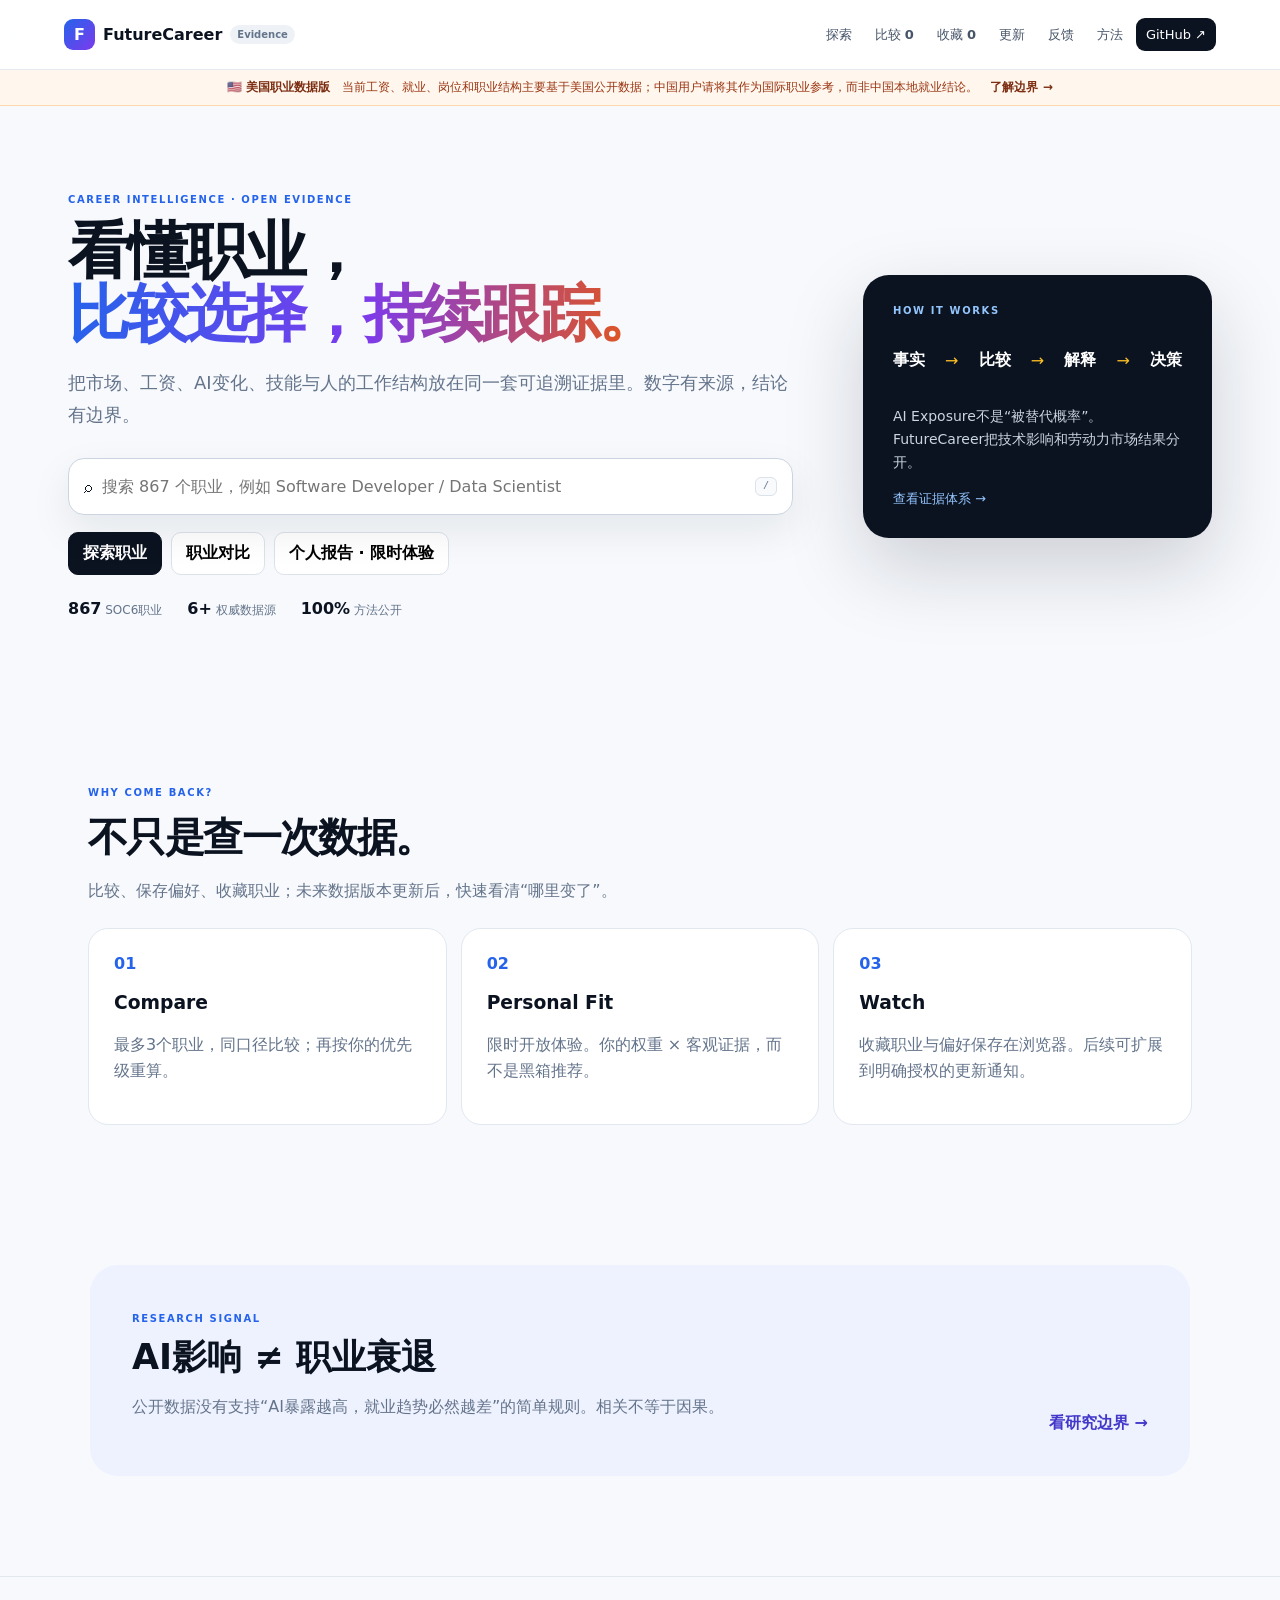
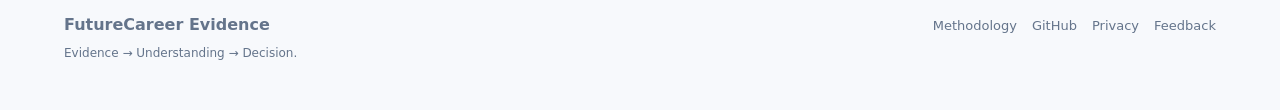
<file: web/index.html>
<!doctype html><html lang="zh-CN"><head>
<meta charset="utf-8"><meta name="viewport" content="width=device-width,initial-scale=1">
<meta name="description" content="FutureCareer Evidence — 用公开数据，看懂、比较、个性化分析和持续跟踪AI时代的职业。">
<meta name="theme-color" content="#0b1220"><title>FutureCareer Evidence</title>
<link rel="stylesheet" href="style.css"><script src="config.js"></script><script defer src="analytics.js"></script></head><body>
<div id="toast" class="toast hidden"></div>
<header>
<a class="logo" href="#home"><span class="mark">F</span><span>FutureCareer</span><small>Evidence</small></a>
<nav><a href="#home">探索</a><button onclick="openCompare()">比较 <b id="compareCount">0</b></button><button onclick="openSaved()">收藏 <b id="savedCount">0</b></button><button onclick="openUpdates()">更新</button><button onclick="openFeedback()">反馈</button><a href="methodology.html">方法</a><a class="github" href="https://github.com/zlznzyq/futurecareer-evidence" target="_blank">GitHub ↗</a></nav>
</header>
<div class="scopeBar"><b>🇺🇸 美国职业数据版</b><span>当前工资、就业、岗位和职业结构主要基于美国公开数据；中国用户请将其作为国际职业参考，而非中国本地就业结论。</span><a href="methodology.html#scope">了解边界 →</a></div><main id="home">
<section class="hero">
<div class="heroCopy"><div class="eyebrow">CAREER INTELLIGENCE · OPEN EVIDENCE</div>
<h1>看懂职业，<br><em>比较选择，持续跟踪。</em></h1>
<p>把市场、工资、AI变化、技能与人的工作结构放在同一套可追溯证据里。数字有来源，结论有边界。</p>
<div class="search"><span>⌕</span><input id="search" placeholder="搜索 867 个职业，例如 Software Developer / Data Scientist"><kbd>/</kbd><div id="suggestions"></div></div>
<div class="heroActions"><button class="primary" onclick="focusSearch()">探索职业</button><button onclick="openCompare()">职业对比</button><button onclick="openFit()">个人报告 · 限时体验</button></div>
<div class="proof"><span><b>867</b> SOC6职业</span><span><b>6+</b> 权威数据源</span><span><b>100%</b> 方法公开</span></div>
</div>
<div class="heroCard"><div class="eyebrow light">HOW IT WORKS</div><div class="flow"><b>事实</b><i>→</i><b>比较</b><i>→</i><b>解释</b><i>→</i><b>决策</b></div>
<p>AI Exposure不是“被替代概率”。FutureCareer把技术影响和劳动力市场结果分开。</p><a href="methodology.html">查看证据体系 →</a></div>
</section>

<section id="detail" class="hidden"></section>

<section class="valueSection"><div class="sectionHead"><span>WHY COME BACK?</span><h2>不只是查一次数据。</h2><p>比较、保存偏好、收藏职业；未来数据版本更新后，快速看清“哪里变了”。</p></div>
<div class="valueGrid"><article><b>01</b><h3>Compare</h3><p>最多3个职业，同口径比较；再按你的优先级重算。</p></article>
<article><b>02</b><h3>Personal Fit</h3><p>限时开放体验。你的权重 × 客观证据，而不是黑箱推荐。</p></article>
<article><b>03</b><h3>Watch</h3><p>收藏职业与偏好保存在浏览器。后续可扩展到明确授权的更新通知。</p></article></div></section>

<section class="researchStrip"><div><span>RESEARCH SIGNAL</span><h2>AI影响 ≠ 职业衰退</h2><p>公开数据没有支持“AI暴露越高，就业趋势必然越差”的简单规则。相关不等于因果。</p></div><a href="methodology.html">看研究边界 →</a></section>
</main>

<div id="overlay" class="overlay hidden" onclick="closeDrawer()"></div>
<aside id="drawer" class="drawer hidden"><div class="drawerHead"><div><span class="eyebrow">DECISION TOOL</span><h2 id="drawerTitle"></h2></div><button onclick="closeDrawer()">×</button></div><div id="drawerBody"></div></aside>
<div id="modal" class="modal hidden"><div class="modalbox"><button onclick="closeModal()">×</button><div id="modalContent"></div></div></div>
<footer><div><b>FutureCareer Evidence</b><p>Evidence → Understanding → Decision.</p></div><div><a href="methodology.html">Methodology</a><a href="https://github.com/zlznzyq/futurecareer-evidence">GitHub</a><a href="privacy.html">Privacy</a><a href="https://github.com/zlznzyq/futurecareer-evidence/issues/new" target="_blank">Feedback</a></div></footer>
<script src="app.js"></script></body></html>
</file>
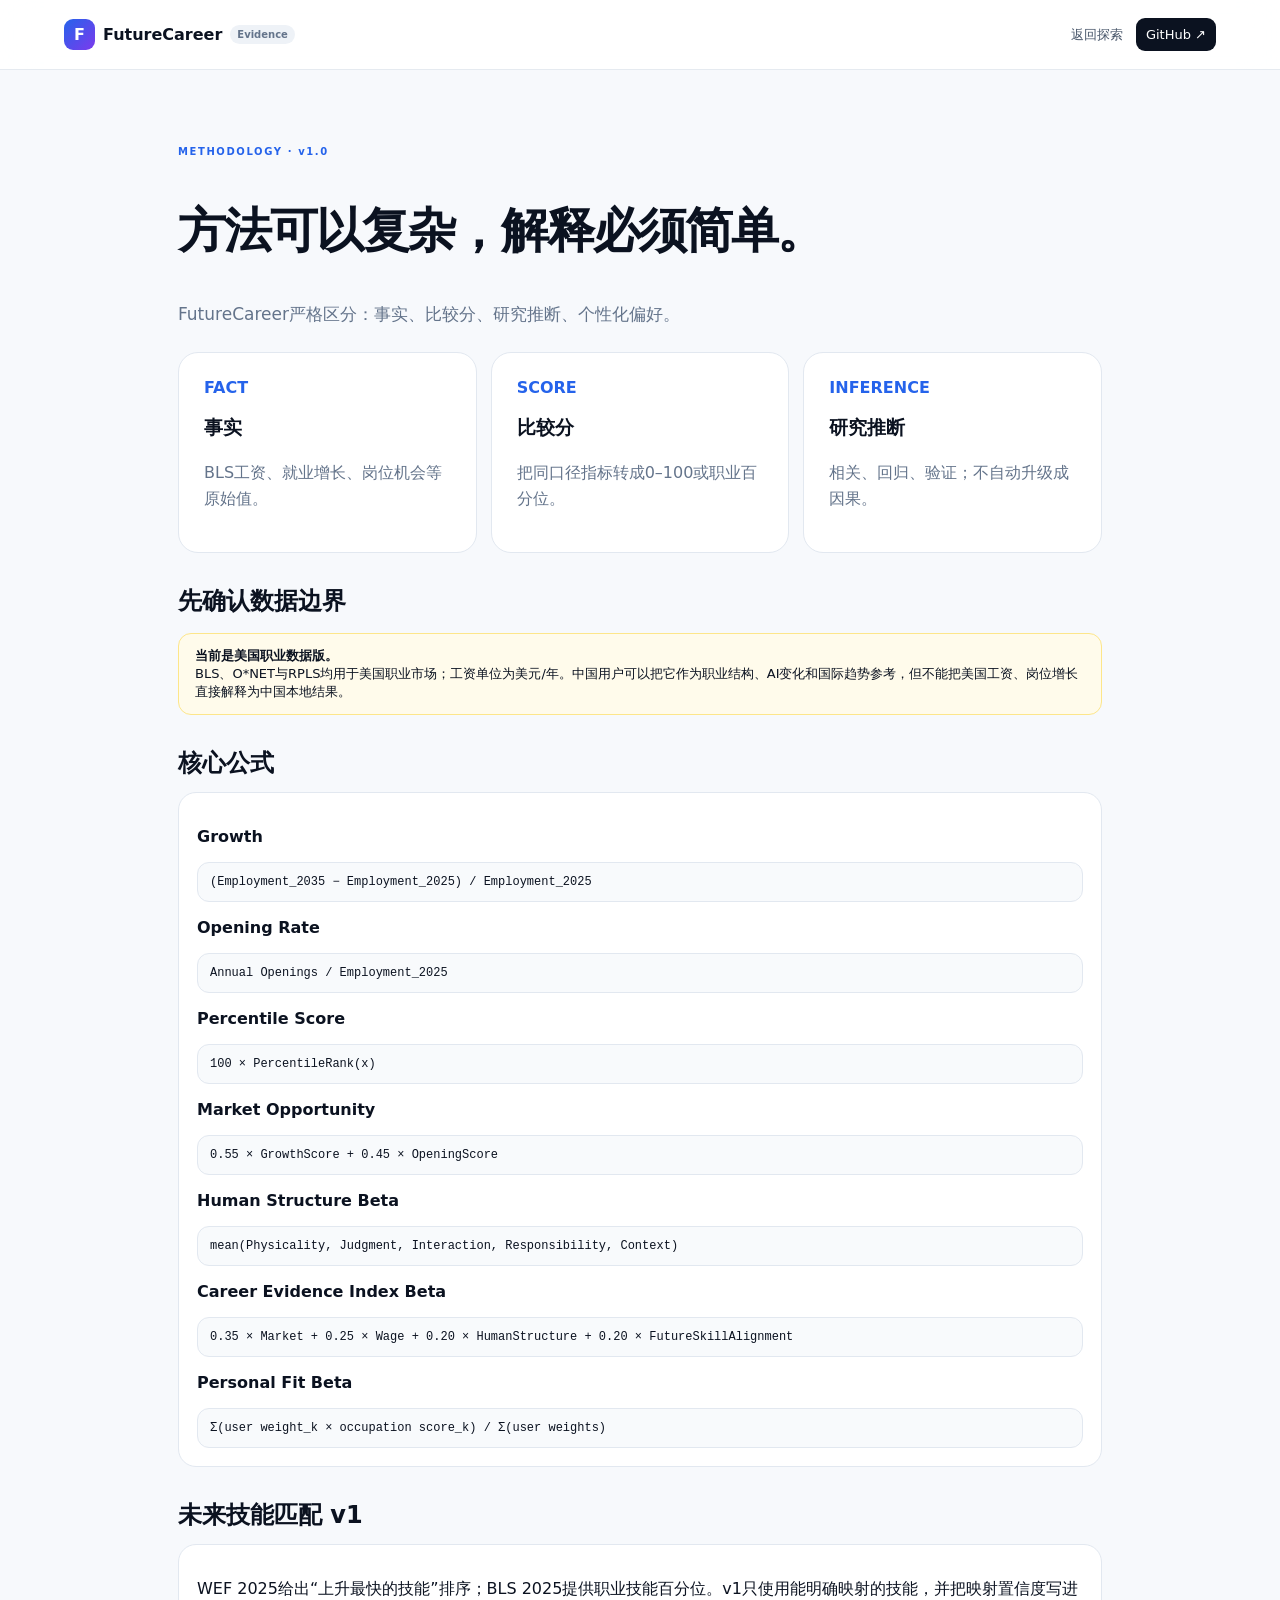
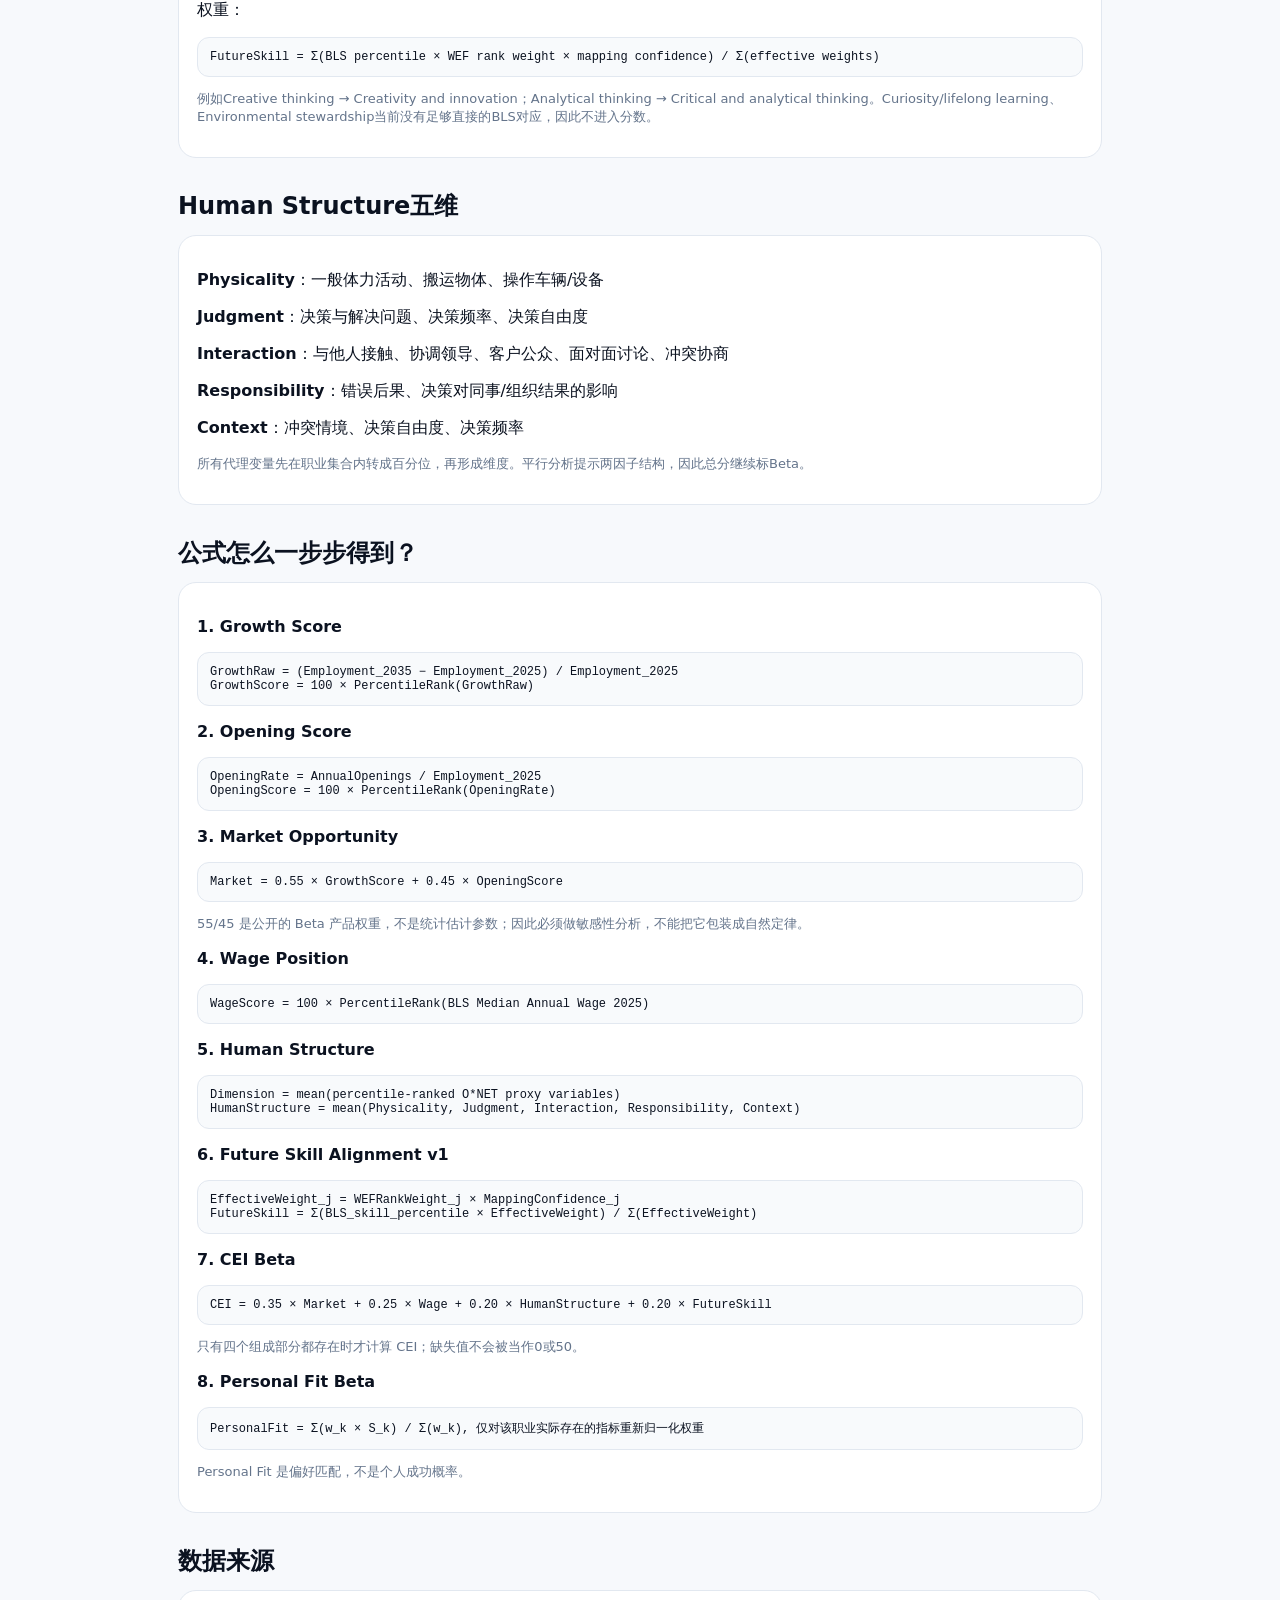
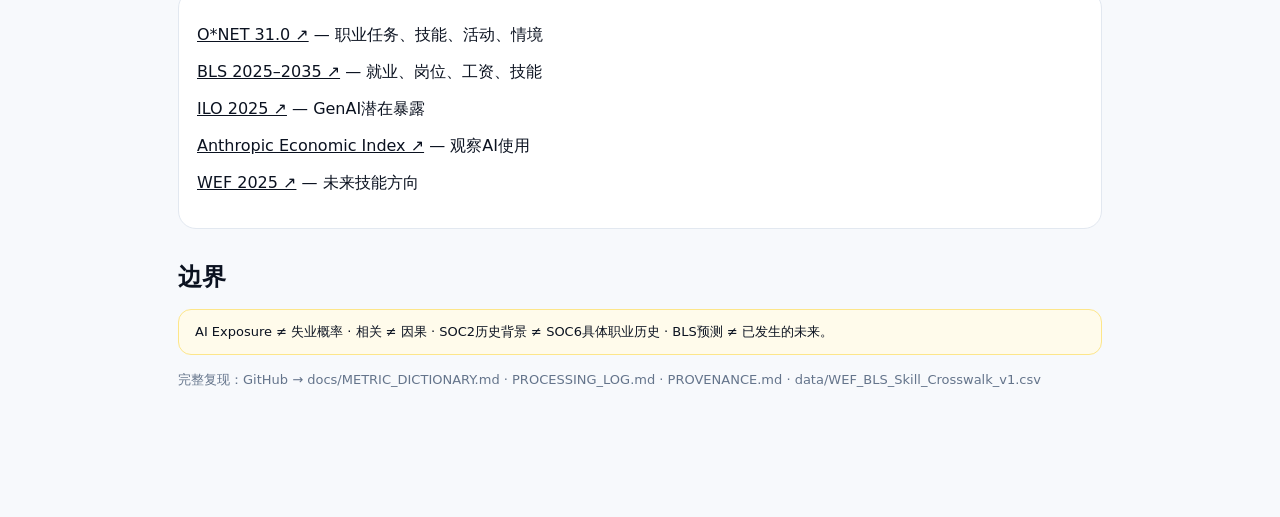
<file: web/methodology.html>
<!doctype html><html lang="zh-CN"><head><meta charset="utf-8"><meta name="viewport" content="width=device-width,initial-scale=1"><title>方法 · FutureCareer Evidence</title><link rel="stylesheet" href="style.css"></head><body>
<header><a class="logo" href="index.html"><span class="mark">F</span><span>FutureCareer</span><small>Evidence</small></a><nav><a href="index.html">返回探索</a><a class="github" href="https://github.com/zlznzyq/futurecareer-evidence">GitHub ↗</a></nav></header>
<main><section class="container" style="max-width:980px;padding-top:70px"><span class="eyebrow">METHODOLOGY · v1.0</span><h1 style="font-size:48px;letter-spacing:-.04em">方法可以复杂，解释必须简单。</h1><p class="sub" style="font-size:17px">FutureCareer严格区分：事实、比较分、研究推断、个性化偏好。</p>
<div class="valueGrid"><article><b>FACT</b><h3>事实</h3><p>BLS工资、就业增长、岗位机会等原始值。</p></article><article><b>SCORE</b><h3>比较分</h3><p>把同口径指标转成0–100或职业百分位。</p></article><article><b>INFERENCE</b><h3>研究推断</h3><p>相关、回归、验证；不自动升级成因果。</p></article></div>
<h2 class="sectionTitle" id="scope">先确认数据边界</h2><div class="notice"><b>当前是美国职业数据版。</b><br>BLS、O*NET与RPLS均用于美国职业市场；工资单位为美元/年。中国用户可以把它作为职业结构、AI变化和国际趋势参考，但不能把美国工资、岗位增长直接解释为中国本地结果。</div><h2 class="sectionTitle">核心公式</h2><div class="card"><p><b>Growth</b></p><div class="formula">(Employment_2035 − Employment_2025) / Employment_2025</div><p><b>Opening Rate</b></p><div class="formula">Annual Openings / Employment_2025</div><p><b>Percentile Score</b></p><div class="formula">100 × PercentileRank(x)</div><p><b>Market Opportunity</b></p><div class="formula">0.55 × GrowthScore + 0.45 × OpeningScore</div><p><b>Human Structure Beta</b></p><div class="formula">mean(Physicality, Judgment, Interaction, Responsibility, Context)</div><p><b>Career Evidence Index Beta</b></p><div class="formula">0.35 × Market + 0.25 × Wage + 0.20 × HumanStructure + 0.20 × FutureSkillAlignment</div><p><b>Personal Fit Beta</b></p><div class="formula">Σ(user weight_k × occupation score_k) / Σ(user weights)</div></div>
<h2 class="sectionTitle">未来技能匹配 v1</h2><div class="card"><p>WEF 2025给出“上升最快的技能”排序；BLS 2025提供职业技能百分位。v1只使用能明确映射的技能，并把映射置信度写进权重：</p><div class="formula">FutureSkill = Σ(BLS percentile × WEF rank weight × mapping confidence) / Σ(effective weights)</div><p class="sub">例如Creative thinking → Creativity and innovation；Analytical thinking → Critical and analytical thinking。Curiosity/lifelong learning、Environmental stewardship当前没有足够直接的BLS对应，因此不进入分数。</p></div>
<h2 class="sectionTitle">Human Structure五维</h2><div class="card"><p><b>Physicality</b>：一般体力活动、搬运物体、操作车辆/设备</p><p><b>Judgment</b>：决策与解决问题、决策频率、决策自由度</p><p><b>Interaction</b>：与他人接触、协调领导、客户公众、面对面讨论、冲突协商</p><p><b>Responsibility</b>：错误后果、决策对同事/组织结果的影响</p><p><b>Context</b>：冲突情境、决策自由度、决策频率</p><p class="sub">所有代理变量先在职业集合内转成百分位，再形成维度。平行分析提示两因子结构，因此总分继续标Beta。</p></div>
<h2 class="sectionTitle">公式怎么一步步得到？</h2><div class="card">
<p><b>1. Growth Score</b></p><div class="formula">GrowthRaw = (Employment_2035 − Employment_2025) / Employment_2025<br>GrowthScore = 100 × PercentileRank(GrowthRaw)</div>
<p><b>2. Opening Score</b></p><div class="formula">OpeningRate = AnnualOpenings / Employment_2025<br>OpeningScore = 100 × PercentileRank(OpeningRate)</div>
<p><b>3. Market Opportunity</b></p><div class="formula">Market = 0.55 × GrowthScore + 0.45 × OpeningScore</div><p class="sub">55/45 是公开的 Beta 产品权重，不是统计估计参数；因此必须做敏感性分析，不能把它包装成自然定律。</p>
<p><b>4. Wage Position</b></p><div class="formula">WageScore = 100 × PercentileRank(BLS Median Annual Wage 2025)</div>
<p><b>5. Human Structure</b></p><div class="formula">Dimension = mean(percentile-ranked O*NET proxy variables)<br>HumanStructure = mean(Physicality, Judgment, Interaction, Responsibility, Context)</div>
<p><b>6. Future Skill Alignment v1</b></p><div class="formula">EffectiveWeight_j = WEFRankWeight_j × MappingConfidence_j<br>FutureSkill = Σ(BLS_skill_percentile × EffectiveWeight) / Σ(EffectiveWeight)</div>
<p><b>7. CEI Beta</b></p><div class="formula">CEI = 0.35 × Market + 0.25 × Wage + 0.20 × HumanStructure + 0.20 × FutureSkill</div><p class="sub">只有四个组成部分都存在时才计算 CEI；缺失值不会被当作0或50。</p>
<p><b>8. Personal Fit Beta</b></p><div class="formula">PersonalFit = Σ(w_k × S_k) / Σ(w_k), 仅对该职业实际存在的指标重新归一化权重</div><p class="sub">Personal Fit 是偏好匹配，不是个人成功概率。</p>
</div><h2 class="sectionTitle">数据来源</h2><div class="card"><p><a href="https://www.onetcenter.org/database.html">O*NET 31.0 ↗</a> — 职业任务、技能、活动、情境</p><p><a href="https://www.bls.gov/emp/">BLS 2025–2035 ↗</a> — 就业、岗位、工资、技能</p><p><a href="https://www.ilo.org/publications/generative-ai-and-jobs-refined-global-index-occupational-exposure">ILO 2025 ↗</a> — GenAI潜在暴露</p><p><a href="https://www.anthropic.com/economic-index">Anthropic Economic Index ↗</a> — 观察AI使用</p><p><a href="https://www.weforum.org/publications/the-future-of-jobs-report-2025/">WEF 2025 ↗</a> — 未来技能方向</p></div>
<h2 class="sectionTitle">边界</h2><div class="notice">AI Exposure ≠ 失业概率 · 相关 ≠ 因果 · SOC2历史背景 ≠ SOC6具体职业历史 · BLS预测 ≠ 已发生的未来。</div>
<p class="sub">完整复现：GitHub → docs/METRIC_DICTIONARY.md · PROCESSING_LOG.md · PROVENANCE.md · data/WEF_BLS_Skill_Crosswalk_v1.csv</p></section></main></body></html>
</file>
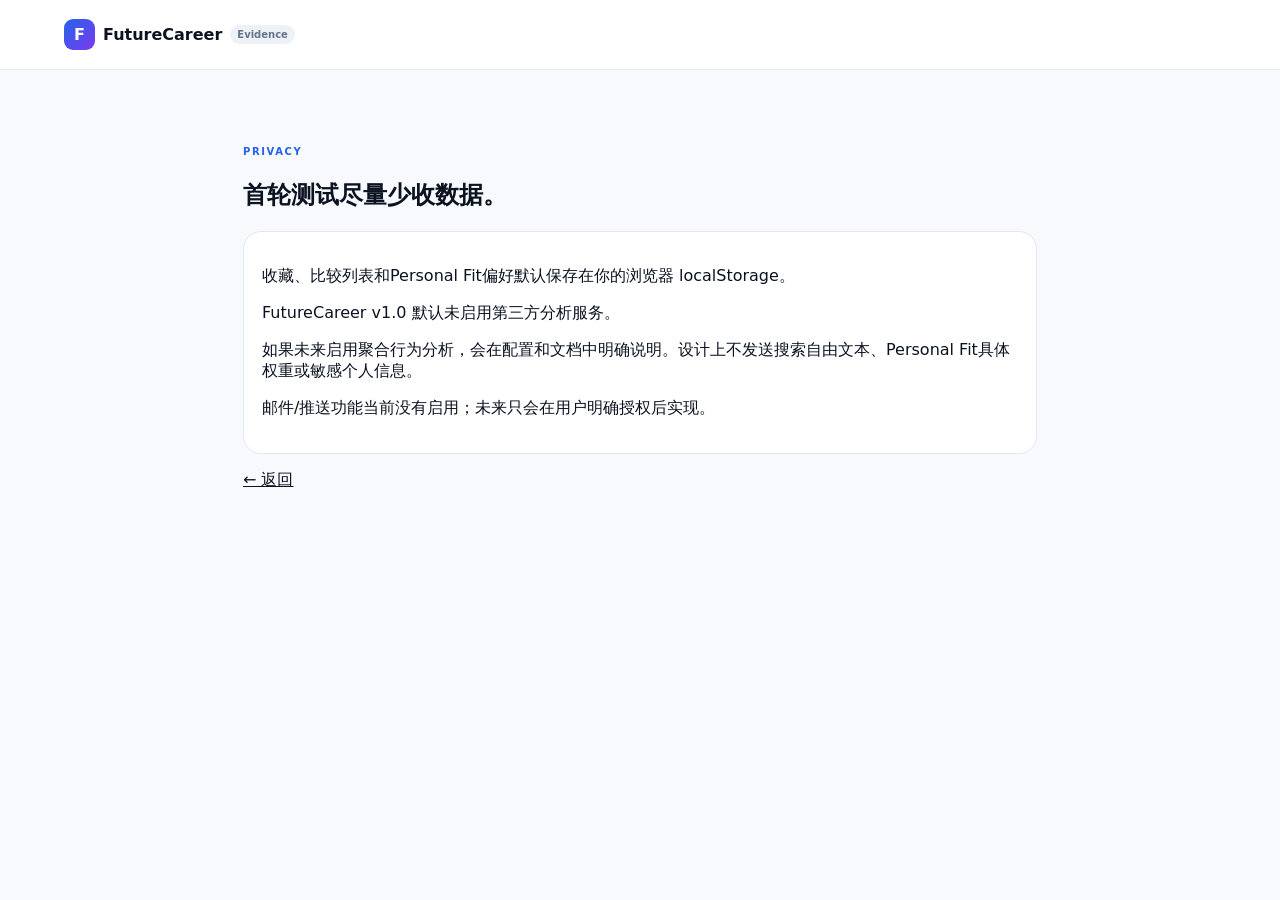
<file: web/privacy.html>
<!doctype html><html lang="zh-CN"><head><meta charset="utf-8"><meta name="viewport" content="width=device-width,initial-scale=1"><title>隐私 · FutureCareer Evidence</title><link rel="stylesheet" href="style.css"></head><body><header><a class="logo" href="index.html"><span class="mark">F</span><span>FutureCareer</span><small>Evidence</small></a></header><main><section class="container" style="max-width:850px;padding-top:70px"><span class="eyebrow">PRIVACY</span><h1>首轮测试尽量少收数据。</h1><div class="card"><p>收藏、比较列表和Personal Fit偏好默认保存在你的浏览器 localStorage。</p><p>FutureCareer v1.0 默认未启用第三方分析服务。</p><p>如果未来启用聚合行为分析，会在配置和文档中明确说明。设计上不发送搜索自由文本、Personal Fit具体权重或敏感个人信息。</p><p>邮件/推送功能当前没有启用；未来只会在用户明确授权后实现。</p></div><p><a href="index.html">← 返回</a></p></section></main></body></html>
</file>
<file: web/style.css>
*{box-sizing:border-box}html{scroll-behavior:smooth}body{margin:0;background:#f7f9fc;color:#0b1220;font-family:Inter,ui-sans-serif,system-ui,-apple-system,"Segoe UI","Microsoft YaHei",sans-serif}a{color:inherit}button,input{font:inherit}button{cursor:pointer}header{height:70px;padding:0 max(22px,5vw);display:flex;align-items:center;justify-content:space-between;background:rgba(255,255,255,.9);backdrop-filter:blur(18px);border-bottom:1px solid #e5eaf0;position:sticky;top:0;z-index:50}.logo{display:flex;align-items:center;gap:8px;text-decoration:none;font-weight:850}.mark{width:31px;height:31px;border-radius:9px;background:linear-gradient(135deg,#2563eb,#7c3aed);color:#fff;display:grid;place-items:center}.logo small{font-size:10px;color:#64748b;background:#eef2f7;padding:4px 7px;border-radius:99px}nav{display:flex;align-items:center;gap:3px}nav a,nav button{border:0;background:transparent;text-decoration:none;color:#475569;padding:9px 10px;border-radius:9px;font-size:13px}nav a:hover,nav button:hover{background:#eef2f7}.github{background:#0b1220!important;color:#fff!important}.hero{max-width:1200px;margin:auto;padding:88px 28px 72px;display:grid;grid-template-columns:1.35fr .65fr;gap:70px;align-items:center}.eyebrow{font-size:10px;letter-spacing:.16em;font-weight:850;color:#2563eb}.light{color:#93c5fd}.hero h1{font-size:62px;line-height:1.02;letter-spacing:-.05em;margin:14px 0 22px}.hero h1 em{font-style:normal;background:linear-gradient(90deg,#2563eb,#7c3aed,#ea580c);-webkit-background-clip:text;color:transparent}.heroCopy>p{font-size:18px;line-height:1.75;color:#64748b;max-width:760px}.search{position:relative;margin-top:28px;background:#fff;border:1px solid #cbd5e1;border-radius:16px;display:flex;align-items:center;gap:10px;padding:0 15px;box-shadow:0 16px 42px rgba(15,23,42,.08)}#search{width:100%;border:0;outline:0;padding:18px 0;background:transparent}kbd{font-size:10px;color:#64748b;border:1px solid #dbe2ea;background:#f8fafc;padding:3px 7px;border-radius:6px}#suggestions{position:absolute;top:63px;left:0;right:0;background:#fff;border-radius:14px;box-shadow:0 20px 55px rgba(15,23,42,.14);overflow:hidden;z-index:20}.suggestion{padding:13px 17px;border-top:1px solid #eef2f7;cursor:pointer}.suggestion:hover{background:#f8fafc}.heroActions{display:flex;gap:9px;margin-top:17px;flex-wrap:wrap}.heroActions button{border:1px solid #dbe2ea;background:#fff;padding:10px 14px;border-radius:10px;font-weight:750}.heroActions .primary{background:#0b1220;color:#fff;border-color:#0b1220}.proof{display:flex;gap:25px;margin-top:24px;color:#64748b;font-size:12px}.proof b{color:#0b1220;font-size:16px}.heroCard{background:#0b1220;color:#fff;padding:30px;border-radius:26px;box-shadow:0 30px 80px rgba(15,23,42,.18)}.flow{display:flex;align-items:center;justify-content:space-between;margin:34px 0;font-size:16px}.flow i{font-style:normal;color:#fbbf24}.heroCard p{color:#cbd5e1;line-height:1.65;font-size:14px}.heroCard a{color:#93c5fd;text-decoration:none;font-size:13px}.container{max-width:1160px;margin:0 auto 80px;padding:35px 28px}.careerHead{display:flex;justify-content:space-between;gap:20px;align-items:flex-start}.careerHead h2{font-size:40px;letter-spacing:-.04em;margin:0}.zhTitle{display:block;font-size:15px;color:#64748b;margin-top:5px}.sub{color:#64748b;font-size:13px}.actionRow{display:flex;gap:8px;flex-wrap:wrap;margin-top:13px}.actionRow button{border:1px solid #dbe2ea;background:#fff;padding:9px 12px;border-radius:10px;font-weight:750}.actionRow .primary{background:#0b1220;color:#fff}.cei{min-width:220px;background:linear-gradient(135deg,#fff,#f5f3ff);border:1px solid #ddd6fe;border-radius:20px;padding:20px 23px}.cei .num{font-size:43px;font-weight:900}.badge{display:inline-flex;padding:5px 8px;border-radius:99px;background:#eef2ff;color:#4338ca;font-size:11px;font-weight:800}.snapshot{display:grid;grid-template-columns:1.25fr repeat(3,1fr);gap:12px;margin:22px 0}.snapLead{background:#0b1220;color:#fff;border-radius:20px;padding:21px}.snapLead p{line-height:1.65}.snap{background:#fff;border:1px solid #e2e8f0;border-radius:18px;padding:18px}.snap label{font-size:12px;color:#64748b}.snap strong{font-size:22px;display:block;margin:6px 0}.meaning{font-size:11px;font-weight:800;color:#334155;background:#f1f5f9;padding:5px 8px;border-radius:99px;display:inline-flex}.notice{padding:13px 16px;border-radius:13px;background:#fffbeb;border:1px solid #fde68a;font-size:13px;margin:16px 0}.sectionTitle{margin:32px 0 13px}.grid{display:grid;grid-template-columns:repeat(3,1fr);gap:13px}.card{background:#fff;border:1px solid #e2e8f0;border-radius:18px;padding:18px}.card h3{font-size:13px;color:#64748b;margin:0 0 7px}.score{font-size:31px;font-weight:850}.bar{height:7px;background:#eef2f7;border-radius:99px;margin:12px 0}.bar i{display:block;height:100%;border-radius:99px;background:linear-gradient(90deg,#2563eb,#7c3aed)}.why{font-size:12px;color:#2563eb;font-weight:750;cursor:pointer}.human{display:grid;grid-template-columns:repeat(5,1fr);gap:10px}.facts{display:grid;grid-template-columns:repeat(4,1fr);gap:10px}.facts .score{font-size:21px}.soc2{background:#eff6ff;border:1px solid #bfdbfe;border-radius:18px;padding:18px}.valueSection{max-width:1160px;margin:40px auto 90px;padding:50px 28px}.sectionHead h2{font-size:40px;letter-spacing:-.04em;margin:10px 0}.sectionHead>span,.researchStrip span{font-size:10px;letter-spacing:.16em;color:#2563eb;font-weight:850}.sectionHead p{color:#64748b}.valueGrid{display:grid;grid-template-columns:repeat(3,1fr);gap:14px;margin-top:26px}.valueGrid article{background:#fff;border:1px solid #e2e8f0;border-radius:20px;padding:25px}.valueGrid b{color:#2563eb}.valueGrid p{color:#64748b;line-height:1.6}.researchStrip{max-width:1100px;margin:0 auto 100px;background:#eef2ff;border-radius:28px;padding:42px;display:flex;justify-content:space-between;align-items:end;gap:30px}.researchStrip h2{font-size:35px;margin:8px 0}.researchStrip p{color:#64748b}.researchStrip a{text-decoration:none;color:#4338ca;font-weight:750}.drawer{position:fixed;right:0;top:0;height:100vh;width:min(820px,96vw);background:#f7f9fc;z-index:90;padding:24px;overflow:auto;box-shadow:-20px 0 60px rgba(15,23,42,.2)}.overlay{position:fixed;inset:0;background:rgba(15,23,42,.5);z-index:80}.drawerHead{display:flex;justify-content:space-between;align-items:center;position:sticky;top:-24px;background:#f7f9fc;padding:18px 0;z-index:2}.drawerHead h2{margin:4px 0}.drawerHead button,.modalbox>button{border:0;width:36px;height:36px;border-radius:50%;background:#e2e8f0;font-size:20px}.compareCards{display:grid;grid-template-columns:repeat(3,1fr);gap:9px}.compareCareer{background:#fff;border:1px solid #e2e8f0;border-radius:15px;padding:14px}.compareTable{width:100%;border-collapse:separate;border-spacing:0 7px;margin-top:14px}.compareTable th,.compareTable td{background:#fff;padding:11px;text-align:center}.compareTable th:first-child,.compareTable td:first-child{text-align:left;font-weight:750}.winner{color:#166534;font-weight:900}.fitBox{background:#fff;border:1px solid #e2e8f0;border-radius:18px;padding:18px}.sliderRow{display:grid;grid-template-columns:150px 1fr 45px;gap:10px;align-items:center;margin:13px 0}.sliderRow input{width:100%}.fitResult{background:#0b1220;color:#fff;border-radius:18px;padding:20px;margin-top:12px}.fitNum{font-size:43px;font-weight:900}.savedItem{background:#fff;border:1px solid #e2e8f0;border-radius:14px;padding:14px;margin:8px 0;display:flex;justify-content:space-between;gap:10px}.watchNote{background:#eff6ff;border:1px solid #bfdbfe;border-radius:13px;padding:13px;color:#1e40af;font-size:13px}.empty{text-align:center;color:#64748b;padding:50px 20px}.modal{position:fixed;inset:0;background:rgba(15,23,42,.58);display:flex;align-items:center;justify-content:center;padding:20px;z-index:100}.modalbox{background:#fff;border-radius:20px;padding:28px;max-width:720px;width:100%;max-height:84vh;overflow:auto}.formula{background:#f8fafc;border:1px solid #e2e8f0;border-radius:12px;padding:12px;font-family:ui-monospace,Consolas,monospace;font-size:12px}.sourceLink{display:inline-block;margin-top:7px;color:#2563eb}.toast{position:fixed;bottom:25px;left:50%;transform:translateX(-50%);background:#0b1220;color:#fff;padding:11px 16px;border-radius:12px;z-index:120;box-shadow:0 12px 35px rgba(15,23,42,.2)}.hidden{display:none!important}footer{padding:38px max(28px,5vw);border-top:1px solid #e2e8f0;display:flex;justify-content:space-between;color:#64748b}footer p{font-size:12px}footer a{margin-left:15px;text-decoration:none;font-size:13px}@media(max-width:850px){nav a:not(.github),nav button:nth-of-type(n+2){display:none}.hero{grid-template-columns:1fr;padding-top:55px}.hero h1{font-size:43px}.heroCard{display:none}.snapshot{grid-template-columns:1fr 1fr}.grid{grid-template-columns:1fr 1fr}.human{grid-template-columns:1fr 1fr}.facts{grid-template-columns:1fr 1fr}.valueGrid{grid-template-columns:1fr}.careerHead{display:block}.cei{margin-top:16px}.researchStrip{margin:20px;display:block}.proof{flex-wrap:wrap}.compareCards{grid-template-columns:1fr}.sliderRow{grid-template-columns:110px 1fr 40px}}
.scopeBar{display:flex;align-items:center;justify-content:center;gap:12px;padding:9px 18px;background:#fff7ed;border-bottom:1px solid #fed7aa;color:#7c2d12;font-size:12px;position:relative;z-index:20}.scopeBar span{color:#9a3412}.scopeBar a{font-weight:800;text-decoration:none;white-space:nowrap}.scopeBar a:hover{text-decoration:underline}
@media(max-width:850px){.scopeBar{align-items:flex-start;justify-content:flex-start;flex-wrap:wrap;padding:9px 16px}.scopeBar span{flex:1 1 70%}}
</file>
